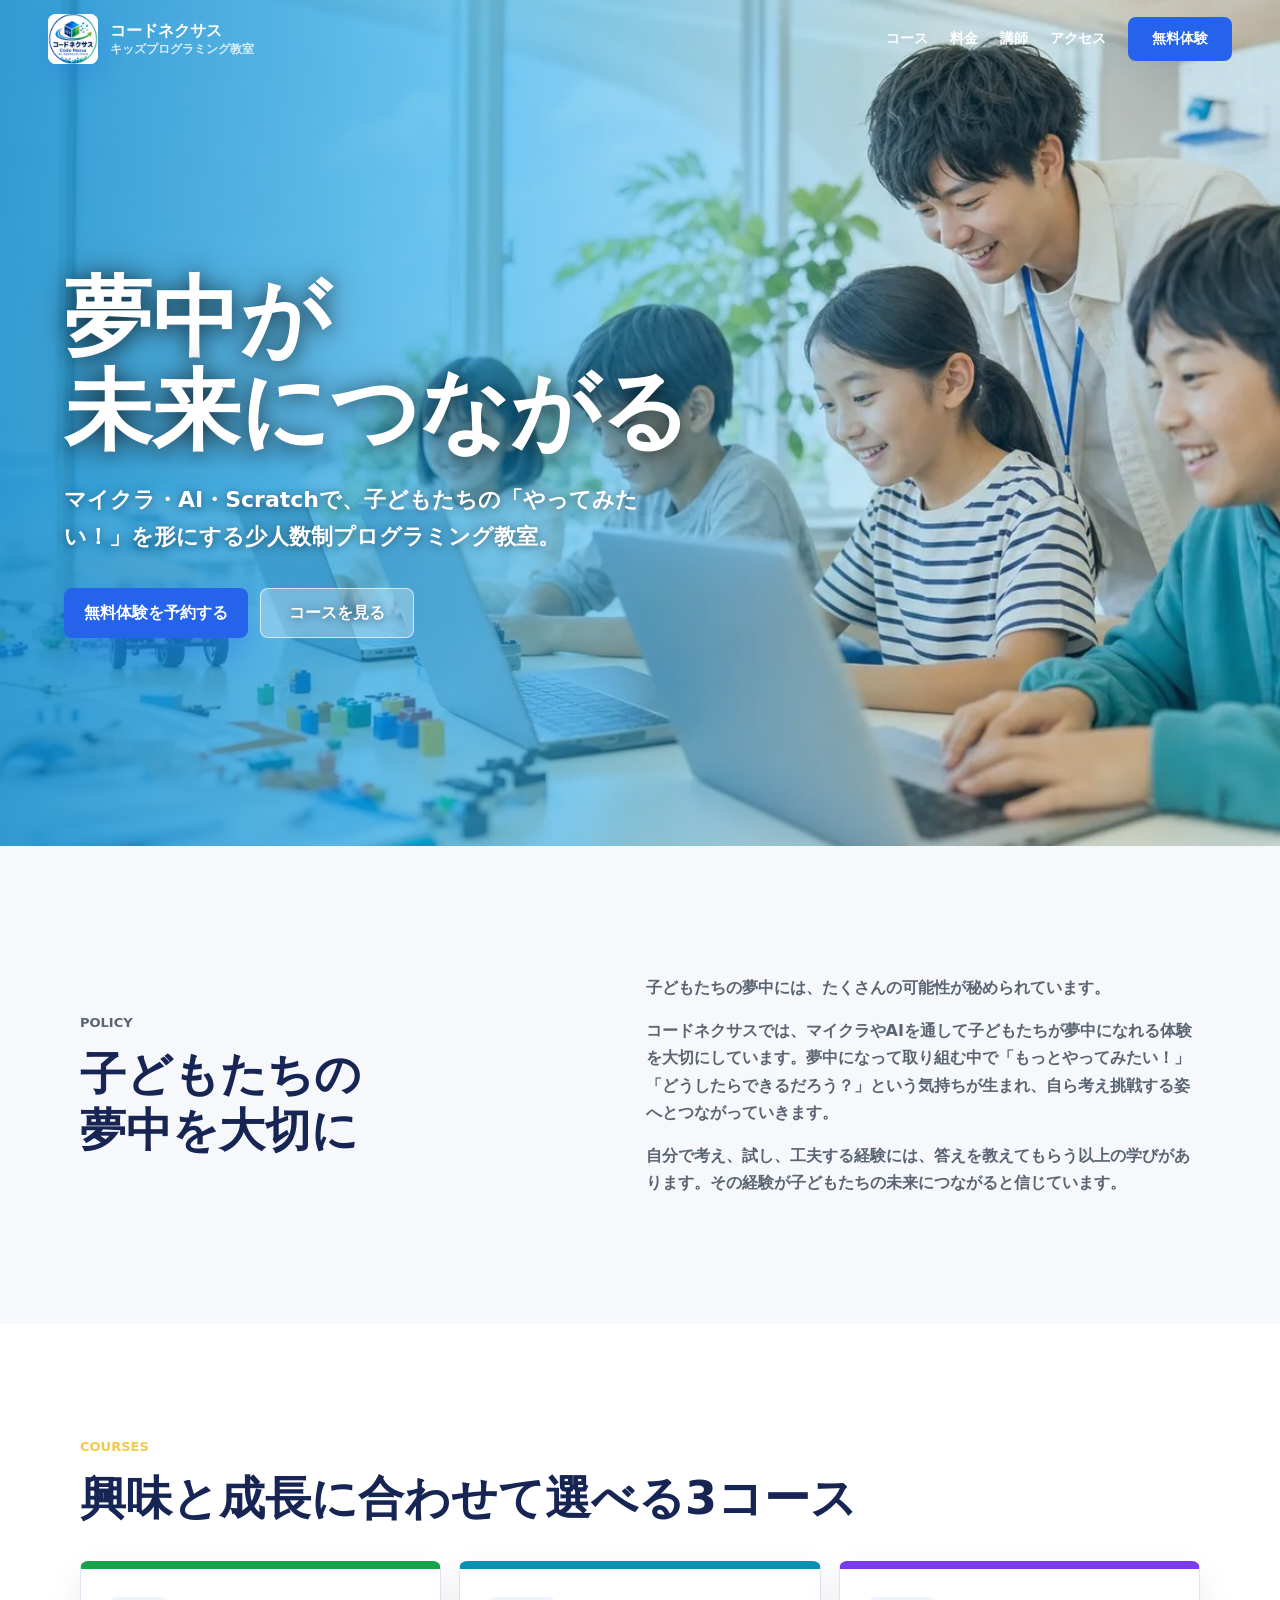
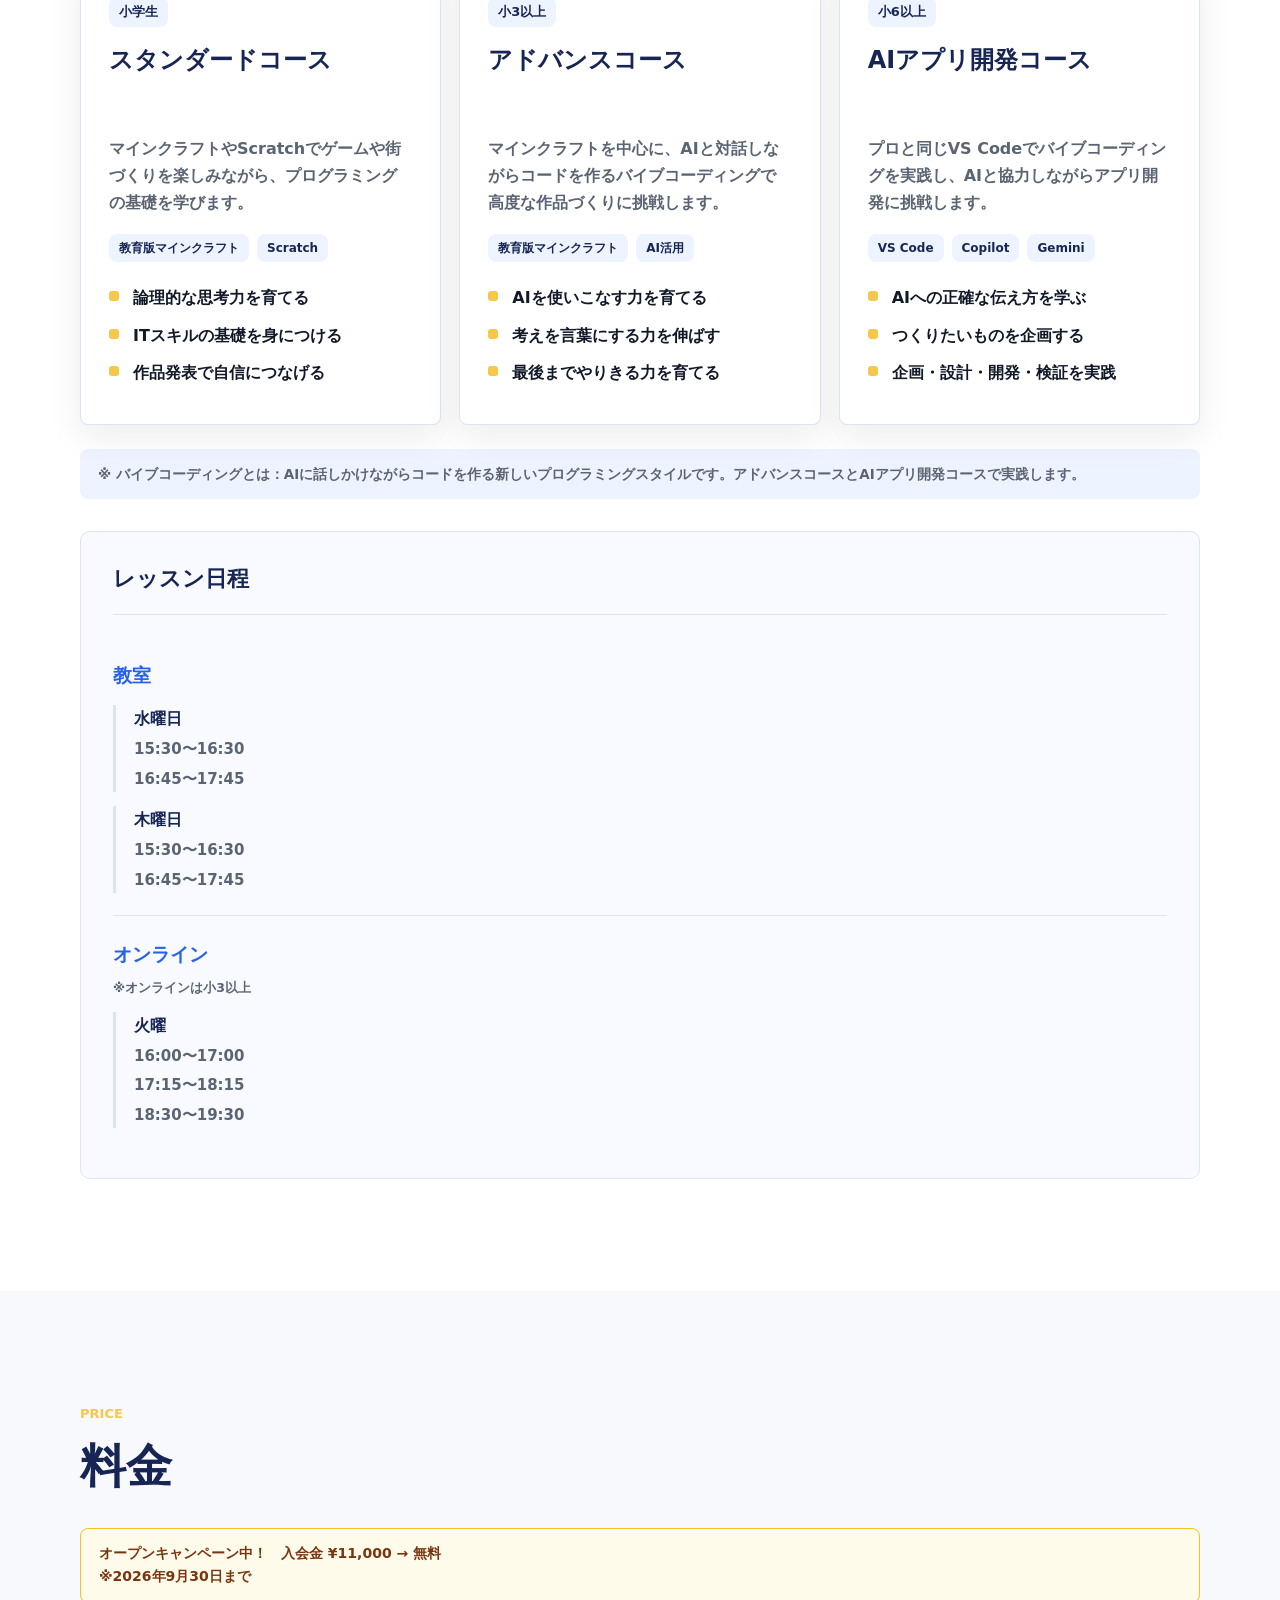
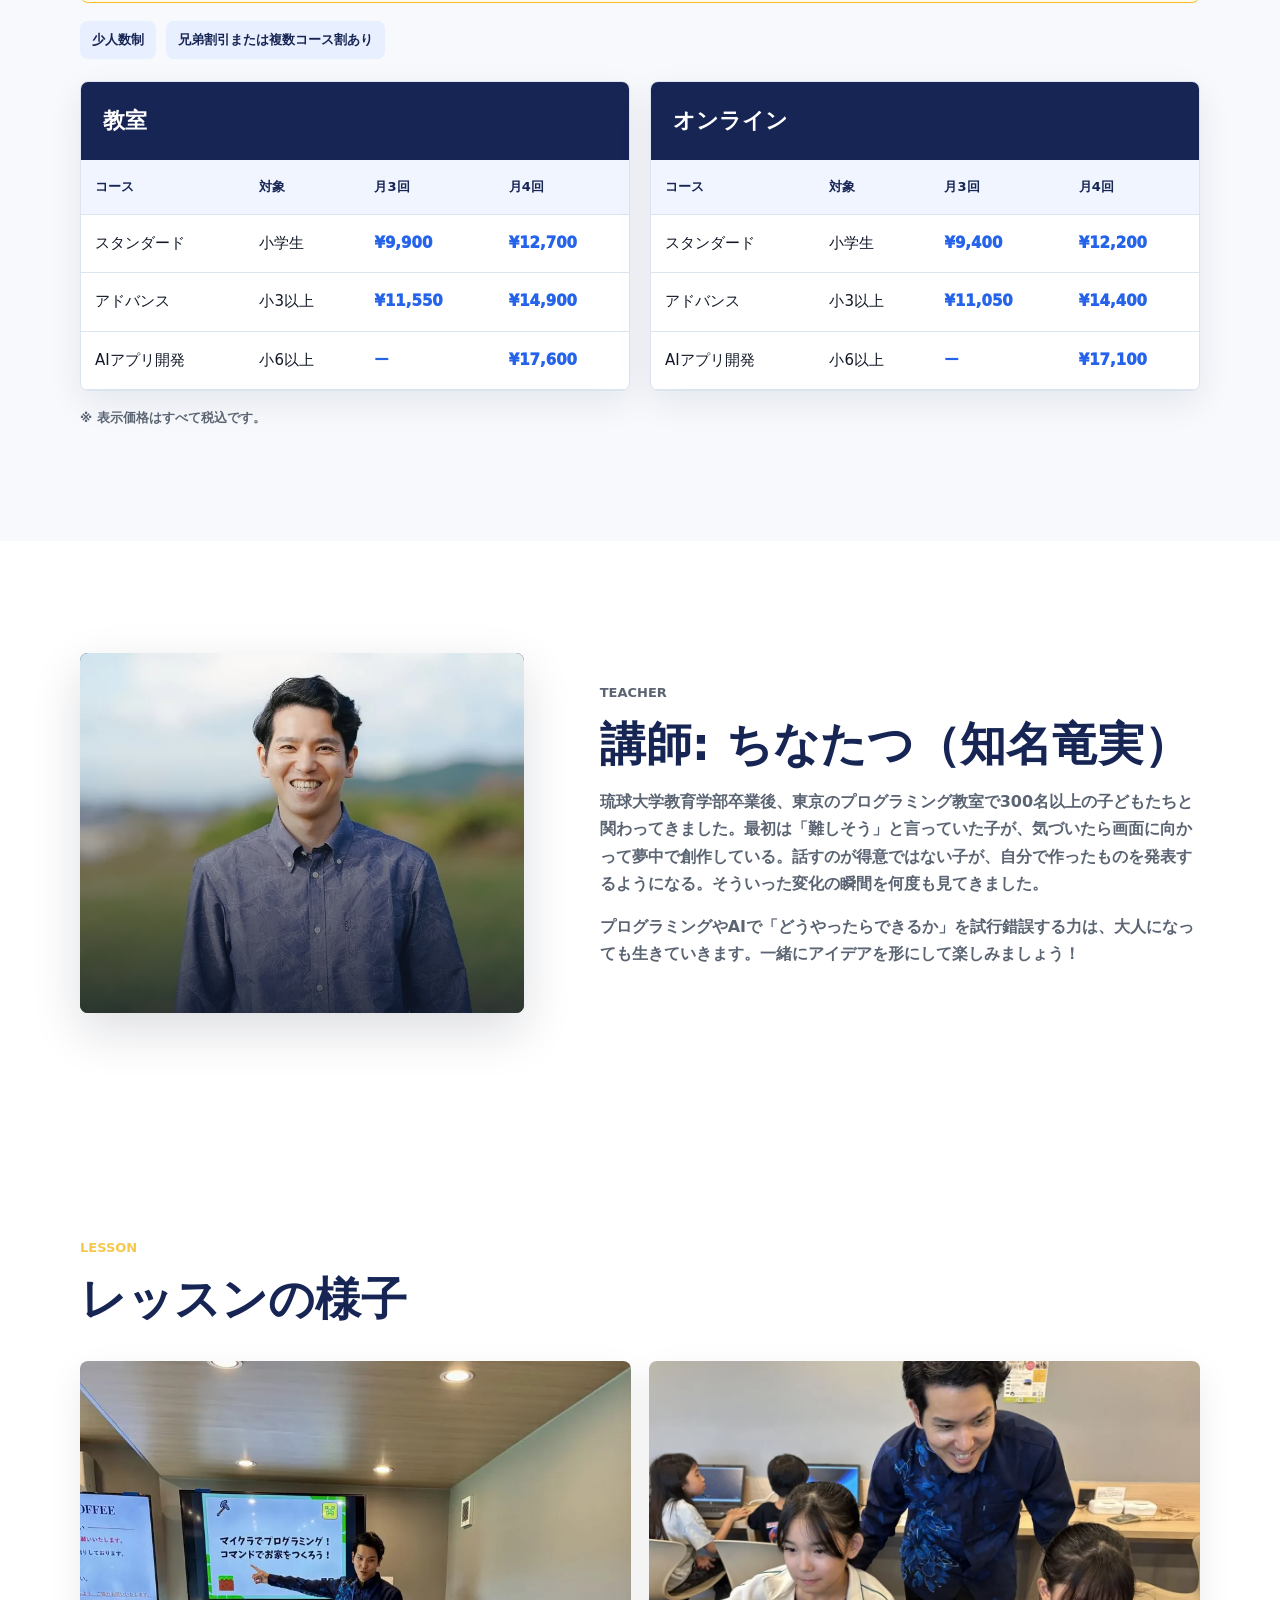
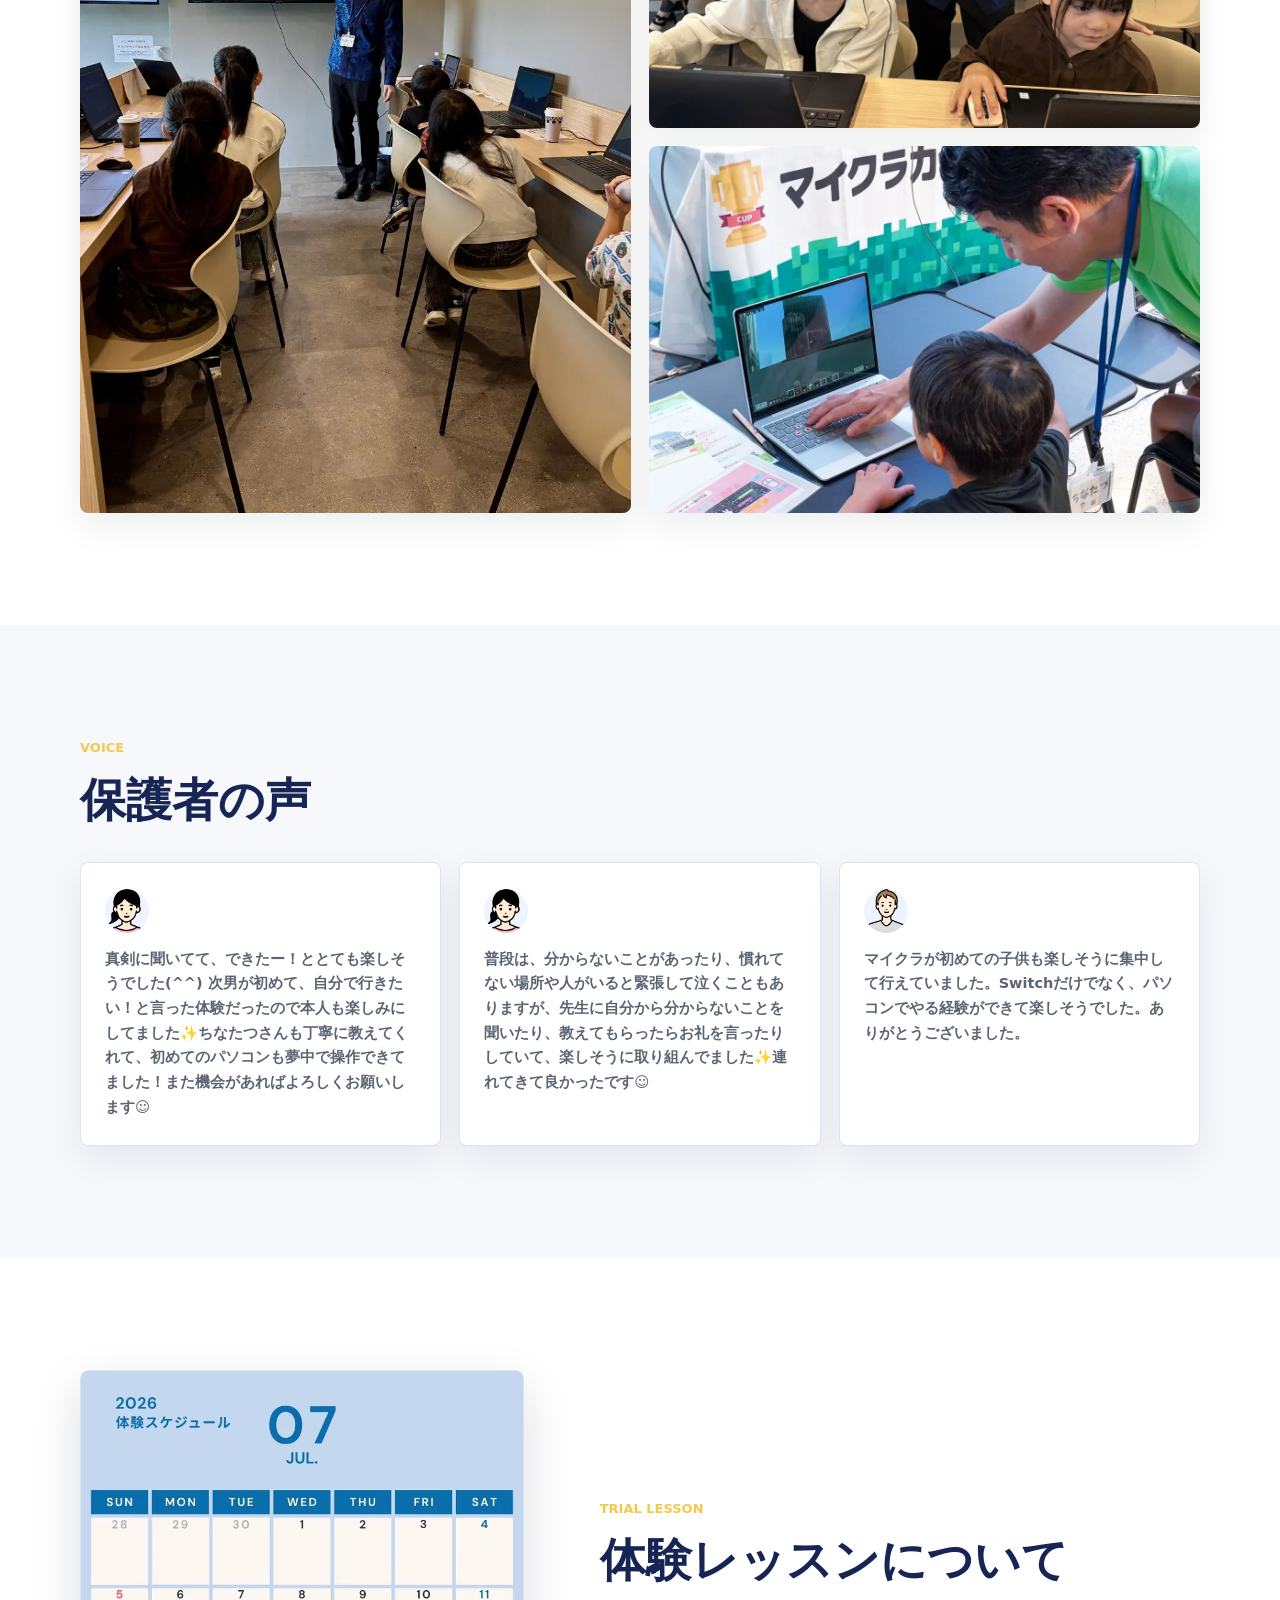
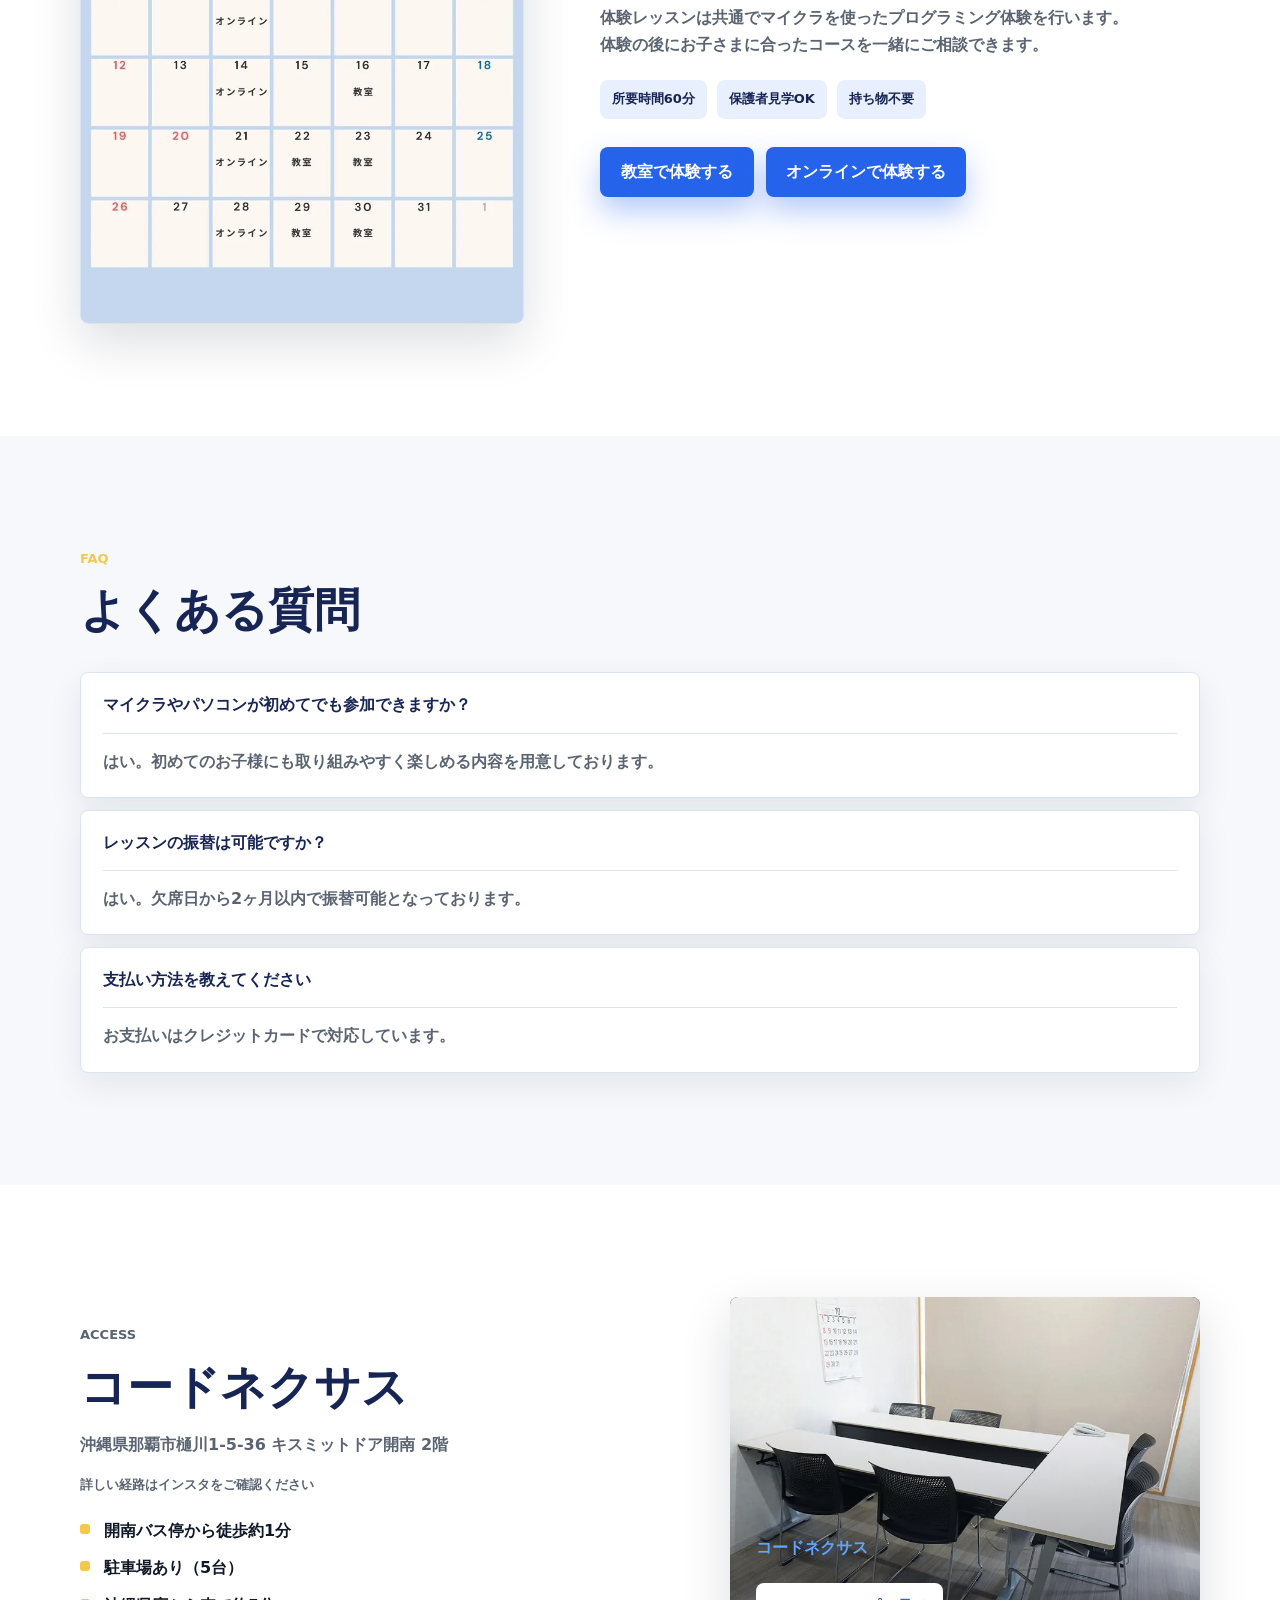
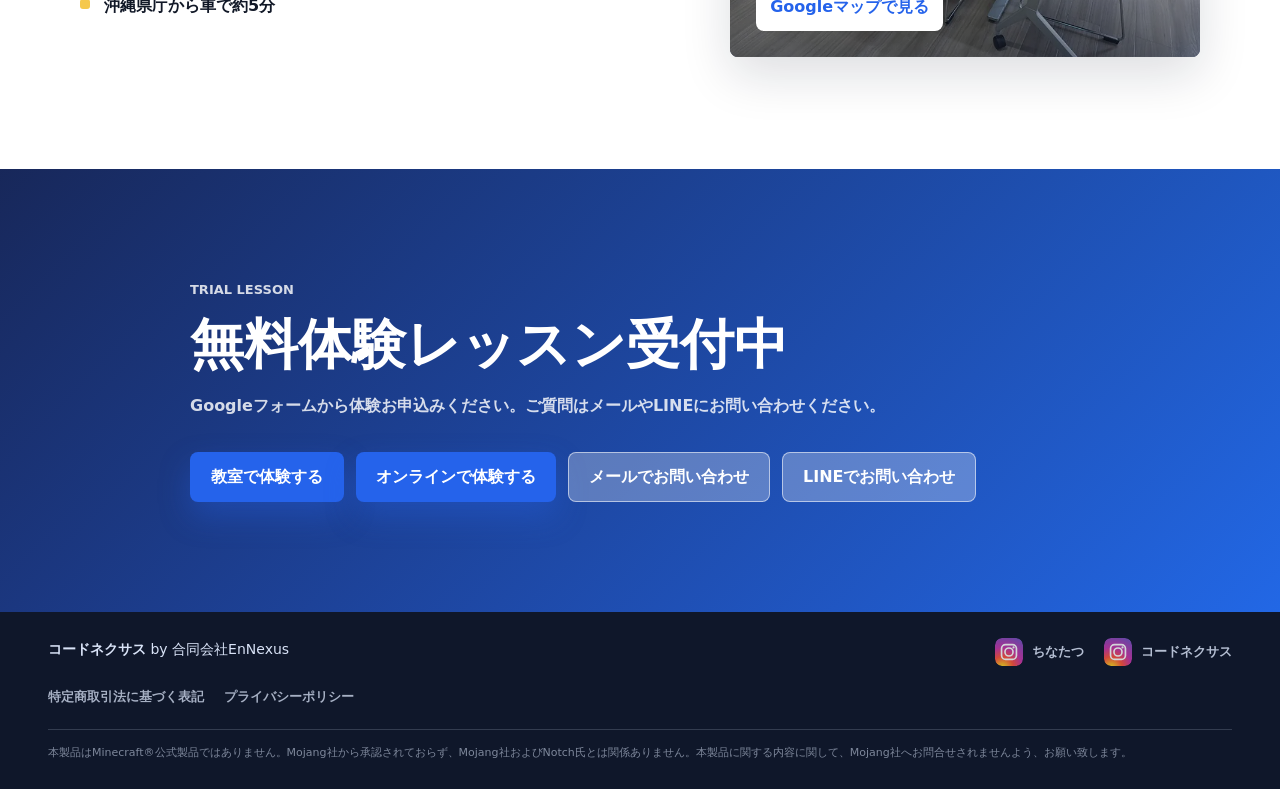
<file: index.html>
<!doctype html>
<html lang="ja">
  <head>
    <meta charset="utf-8" />
    <meta name="viewport" content="width=device-width, initial-scale=1" />
    <!-- Google tag (gtag.js) -->
    <script async src="https://www.googletagmanager.com/gtag/js?id=G-6NYSP56KPV"></script>
    <script>
      window.dataLayer = window.dataLayer || [];
      function gtag(){dataLayer.push(arguments);}
      gtag('js', new Date());
      gtag('config', 'G-6NYSP56KPV');
    </script>
    <title>コードネクサス | 沖縄・那覇のキッズプログラミング教室</title>
    <meta
      name="description"
      content="コードネクサスは沖縄県那覇市のキッズプログラミング教室です。Scratch、マイクラ、AIアプリ開発を少人数制で学べます。無料体験レッスン受付中。"
    />
    <link rel="icon" href="./assets/favicon-96.png" type="image/png" sizes="96x96" />
    <link rel="canonical" href="https://codenexus.jp/" />
    <link rel="stylesheet" href="./styles.css" />
    <script type="application/ld+json">
      {
        "@context": "https://schema.org",
        "@type": "EducationalOrganization",
        "name": "コードネクサス",
        "alternateName": "CodeNexus",
        "url": "https://codenexus.jp/",
        "logo": "https://codenexus.jp/assets/code-nexus-icon-128.png",
        "image": "https://codenexus.jp/assets/hero-classroom.webp",
        "description": "コードネクサスは沖縄県那覇市のキッズプログラミング教室です。Scratch、マイクラ、AIアプリ開発を少人数制で学べます。無料体験レッスン受付中。",
        "address": {
          "@type": "PostalAddress",
          "streetAddress": "樋川1-5-36 キスミットドア開南 2階",
          "addressLocality": "那覇市",
          "addressRegion": "沖縄県",
          "addressCountry": "JP"
        },
        "email": "info@ennexus.co.jp",
        "sameAs": [
          "https://www.instagram.com/codenexus.okinawa/",
          "https://www.instagram.com/china_tatsu/"
        ]
      }
    </script>
    <script type="application/ld+json">
      {
        "@context": "https://schema.org",
        "@type": "FAQPage",
        "mainEntity": [
          {
            "@type": "Question",
            "name": "マイクラやパソコンが初めてでも参加できますか？",
            "acceptedAnswer": {
              "@type": "Answer",
              "text": "はい。初めてのお子様にも取り組みやすく楽しめる内容を用意しております。"
            }
          },
          {
            "@type": "Question",
            "name": "レッスンの振替は可能ですか？",
            "acceptedAnswer": {
              "@type": "Answer",
              "text": "はい。欠席日から2ヶ月以内で振替可能となっております。"
            }
          },
          {
            "@type": "Question",
            "name": "支払い方法を教えてください",
            "acceptedAnswer": {
              "@type": "Answer",
              "text": "お支払いはクレジットカードで対応しています。"
            }
          }
        ]
      }
    </script>
  </head>
  <body>
    <header class="site-header" data-header>
      <a class="brand" href="#top" aria-label="コードネクサス トップへ">
        <span class="brand-mark"><img src="./assets/code-nexus-icon-128.png" alt="" /></span>
        <span>
          <span class="brand-name">コードネクサス</span>
          <span class="brand-sub">キッズプログラミング教室</span>
        </span>
      </a>
      <button class="nav-toggle" type="button" aria-label="メニューを開く" aria-expanded="false" data-nav-toggle>
        <span></span>
        <span></span>
        <span></span>
      </button>
      <nav class="site-nav" data-nav>
        <a href="#courses">コース</a>
        <a href="#pricing">料金</a>
        <a href="#teacher">講師</a>
        <a href="#access">アクセス</a>
        <a class="nav-cta" href="#trial">無料体験</a>
      </nav>
    </header>

    <main id="top">
      <section class="hero" aria-labelledby="hero-title">
        <img class="hero-image" src="./assets/hero-classroom.webp" width="1600" height="757" alt="ノートパソコンで作品づくりに取り組む子どもたちと講師" decoding="async" />
        <div class="hero-overlay"></div>
        <div class="hero-content">
          <h1 id="hero-title">夢中が<br />未来につながる</h1>
          <p class="hero-lead">
            マイクラ・AI・Scratchで、子どもたちの「やってみたい！」を形にする少人数制プログラミング教室。
          </p>
          <div class="hero-actions">
            <a class="button primary" href="#trial">無料体験を予約する</a>
            <a class="button secondary" href="#courses">コースを見る</a>
          </div>
        </div>
      </section>

      <section class="intro section">
        <div class="section-inner intro-grid">
          <div>
            <p class="section-kicker">Policy</p>
            <h2 class="intro-title"><span>子どもたちの</span><br /><span>夢中を大切に</span></h2>
          </div>
          <div>
            <p>
              子どもたちの夢中には、たくさんの可能性が秘められています。
            </p>
            <p>
              コードネクサスでは、マイクラやAIを通して子どもたちが夢中になれる体験を大切にしています。夢中になって取り組む中で「もっとやってみたい！」「どうしたらできるだろう？」という気持ちが生まれ、自ら考え挑戦する姿へとつながっていきます。
            </p>
            <p>
              自分で考え、試し、工夫する経験には、答えを教えてもらう以上の学びがあります。その経験が子どもたちの未来につながると信じています。
            </p>
          </div>
        </div>
      </section>

      <section class="section courses" id="courses" aria-labelledby="courses-title">
        <div class="section-inner">
          <div class="section-heading">
            <p class="section-kicker">Courses</p>
            <h2 id="courses-title">興味と成長に合わせて選べる3コース</h2>
          </div>
          <div class="course-grid">
            <article class="course-card course-green">
              <span class="course-badge">小学生</span>
              <h3>スタンダードコース</h3>
              <p>マインクラフトやScratchでゲームや街づくりを楽しみながら、プログラミングの基礎を学びます。</p>
              <div class="course-tools" aria-label="使用ツール">
                <span>教育版マインクラフト</span>
                <span>Scratch</span>
              </div>
              <ul>
                <li>論理的な思考力を育てる</li>
                <li>ITスキルの基礎を身につける</li>
                <li>作品発表で自信につなげる</li>
              </ul>
            </article>
            <article class="course-card course-cyan">
              <span class="course-badge">小3以上</span>
              <h3>アドバンスコース</h3>
              <p>マインクラフトを中心に、AIと対話しながらコードを作るバイブコーディングで高度な作品づくりに挑戦します。</p>
              <div class="course-tools" aria-label="使用ツール">
                <span>教育版マインクラフト</span>
                <span>AI活用</span>
              </div>
              <ul>
                <li>AIを使いこなす力を育てる</li>
                <li>考えを言葉にする力を伸ばす</li>
                <li>最後までやりきる力を育てる</li>
              </ul>
            </article>
            <article class="course-card course-purple">
              <span class="course-badge">小6以上</span>
              <h3>AIアプリ開発コース</h3>
              <p>プロと同じVS Codeでバイブコーディングを実践し、AIと協力しながらアプリ開発に挑戦します。</p>
              <div class="course-tools" aria-label="使用ツール">
                <span>VS Code</span>
                <span>Copilot</span>
                <span>Gemini</span>
              </div>
              <ul>
                <li>AIへの正確な伝え方を学ぶ</li>
                <li>つくりたいものを企画する</li>
                <li>企画・設計・開発・検証を実践</li>
              </ul>
            </article>
          </div>
          <p class="vibe-note">※ バイブコーディングとは：AIに話しかけながらコードを作る新しいプログラミングスタイルです。アドバンスコースとAIアプリ開発コースで実践します。</p>
          <div class="schedule-block">
            <h3 class="schedule-title">レッスン日程</h3>
            <div class="schedule-body">
              <div class="schedule-category">
                <p class="schedule-cat-label">教室</p>
                <div class="schedule-day">
                  <p class="schedule-day-name">水曜日</p>
                  <p class="schedule-time">15:30〜16:30</p>
                  <p class="schedule-time">16:45〜17:45</p>
                </div>
                <div class="schedule-day">
                  <p class="schedule-day-name">木曜日</p>
                  <p class="schedule-time">15:30〜16:30</p>
                  <p class="schedule-time">16:45〜17:45</p>
                </div>
              </div>
              <div class="schedule-category">
                <p class="schedule-cat-label">オンライン</p>
                <p class="schedule-note">※オンラインは小3以上</p>
                <div class="schedule-day">
                  <p class="schedule-day-name">火曜</p>
                  <p class="schedule-time">16:00〜17:00</p>
                  <p class="schedule-time">17:15〜18:15</p>
                  <p class="schedule-time">18:30〜19:30</p>
                </div>
              </div>
            </div>
          </div>
        </div>
      </section>

      <section class="section pricing" id="pricing" aria-labelledby="pricing-title">
        <div class="section-inner">
          <div class="section-heading">
            <p class="section-kicker">Price</p>
            <h2 id="pricing-title">料金</h2>
          </div>
          <p class="campaign-note">オープンキャンペーン中！　入会金 ¥11,000 → <strong>無料</strong><br>※2026年9月30日まで</p>
          <div class="price-notes">
            <span>少人数制</span>
            <span>兄弟割引または複数コース割あり</span>
          </div>
          <div class="pricing-tables">
            <article class="price-panel">
              <h3>教室</h3>
              <div class="table-wrap">
                <table>
                  <thead>
                    <tr>
                      <th>コース</th>
                      <th>対象</th>
                      <th>月3回</th>
                      <th>月4回</th>
                    </tr>
                  </thead>
                  <tbody>
                    <tr>
                      <td>スタンダード</td>
                      <td>小学生</td>
                      <td>¥9,900</td>
                      <td>¥12,700</td>
                    </tr>
                    <tr>
                      <td>アドバンス</td>
                      <td>小3以上</td>
                      <td>¥11,550</td>
                      <td>¥14,900</td>
                    </tr>
                    <tr>
                      <td>AIアプリ開発</td>
                      <td>小6以上</td>
                      <td>ー</td>
                      <td>¥17,600</td>
                    </tr>
                  </tbody>
                </table>
              </div>
            </article>
            <article class="price-panel">
              <h3>オンライン</h3>
              <div class="table-wrap">
                <table>
                  <thead>
                    <tr>
                      <th>コース</th>
                      <th>対象</th>
                      <th>月3回</th>
                      <th>月4回</th>
                    </tr>
                  </thead>
                  <tbody>
                    <tr>
                      <td>スタンダード</td>
                      <td>小学生</td>
                      <td>¥9,400</td>
                      <td>¥12,200</td>
                    </tr>
                    <tr>
                      <td>アドバンス</td>
                      <td>小3以上</td>
                      <td>¥11,050</td>
                      <td>¥14,400</td>
                    </tr>
                    <tr>
                      <td>AIアプリ開発</td>
                      <td>小6以上</td>
                      <td>ー</td>
                      <td>¥17,100</td>
                    </tr>
                  </tbody>
                </table>
              </div>
            </article>
          </div>
          <p class="tax-note">※ 表示価格はすべて税込です。</p>
        </div>
      </section>

      <section class="section teacher" id="teacher" aria-labelledby="teacher-title">
        <div class="section-inner teacher-grid">
          <div class="teacher-visual">
            <img class="teacher-photo" src="./assets/teacher-profile.webp" width="800" height="767" alt="講師 ちなたつ（知名竜実）のプロフィール写真" loading="lazy" decoding="async" />
          </div>
          <div>
            <p class="section-kicker">Teacher</p>
            <h2 id="teacher-title">講師: ちなたつ（知名竜実）</h2>
            <p>
              琉球大学教育学部卒業後、東京のプログラミング教室で300名以上の子どもたちと関わってきました。最初は「難しそう」と言っていた子が、気づいたら画面に向かって夢中で創作している。話すのが得意ではない子が、自分で作ったものを発表するようになる。そういった変化の瞬間を何度も見てきました。
            </p>
            <p>
              プログラミングやAIで「どうやったらできるか」を試行錯誤する力は、大人になっても生きていきます。一緒にアイデアを形にして楽しみましょう！
            </p>
          </div>
        </div>
      </section>

      <section class="section gallery" id="gallery" aria-labelledby="gallery-title">
        <div class="section-inner">
          <div class="section-heading">
            <p class="section-kicker">Lesson</p>
            <h2 id="gallery-title">レッスンの様子</h2>
          </div>
          <div class="gallery-grid">
            <img class="gallery-photo gallery-tall" src="./assets/lesson-01.webp" width="900" height="1200" alt="画面を使ってマイクラプログラミングの内容を説明する講師と、話を聞く子どもたち" loading="lazy" decoding="async" />
            <img class="gallery-photo" src="./assets/lesson-02.webp" width="1200" height="900" alt="講師に見守られながらパソコンで作品づくりに取り組む子どもたち" loading="lazy" decoding="async" />
            <img class="gallery-photo" src="./assets/lesson-03.webp" width="1200" height="800" alt="マイクラの画面を見ながら講師と一緒に操作を確認する子ども" loading="lazy" decoding="async" />
          </div>
        </div>
      </section>

      <section class="section voices" id="voices" aria-labelledby="voices-title">
        <div class="section-inner">
          <div class="section-heading">
            <p class="section-kicker">Voice</p>
            <h2 id="voices-title">保護者の声</h2>
          </div>
          <div class="voice-grid">
            <article class="voice-card">
              <img class="voice-icon" src="./assets/woman_01_color.png" alt="" loading="lazy" decoding="async" />
              <p>真剣に聞いてて、できたー！ととても楽しそうでした(^^) 次男が初めて、自分で行きたい！と言った体験だったので本人も楽しみにしてました✨ちなたつさんも丁寧に教えてくれて、初めてのパソコンも夢中で操作できてました！また機会があればよろしくお願いします☺️</p>
            </article>
            <article class="voice-card">
              <img class="voice-icon" src="./assets/woman_01_color.png" alt="" loading="lazy" decoding="async" />
              <p>普段は、分からないことがあったり、慣れてない場所や人がいると緊張して泣くこともありますが、先生に自分から分からないことを聞いたり、教えてもらったらお礼を言ったりしていて、楽しそうに取り組んでました✨連れてきて良かったです☺️</p>
            </article>
            <article class="voice-card">
              <img class="voice-icon" src="./assets/man_02_color.png" alt="" loading="lazy" decoding="async" />
              <p>マイクラが初めての子供も楽しそうに集中して行えていました。Switchだけでなく、パソコンでやる経験ができて楽しそうでした。ありがとうございました。</p>
            </article>
          </div>
        </div>
      </section>

      <section class="section trial" id="trial" aria-labelledby="trial-title">
        <div class="section-inner">
          <div class="trial-layout">
            <img class="trial-calendar" src="./assets/trial-calendar-2026-07.webp" width="840" height="1050" alt="2026年7月の体験スケジュールカレンダー。オンラインは火曜日、教室は水曜日と木曜日に開催" loading="lazy" decoding="async" />
            <div class="trial-info">
              <p class="section-kicker">Trial Lesson</p>
              <h2 id="trial-title">体験レッスンについて</h2>
              <p class="trial-lead">
                体験レッスンは共通でマイクラを使ったプログラミング体験を行います。<br />
                体験の後にお子さまに合ったコースを一緒にご相談できます。
              </p>
              <div class="trial-meta">
                <span>所要時間60分</span>
                <span>保護者見学OK</span>
                <span>持ち物不要</span>
              </div>
              <div class="trial-cta">
                <a class="button primary" href="https://forms.gle/txECyhPidZpDASPv8" target="_blank" rel="noreferrer">教室で体験する</a>
                <a class="button primary" href="https://forms.gle/PtLPhcia77xdy3EHA" target="_blank" rel="noreferrer">オンラインで体験する</a>
              </div>
            </div>
          </div>
        </div>
      </section>

      <section class="section faq" aria-labelledby="faq-title">
        <div class="section-inner">
          <div class="section-heading">
            <p class="section-kicker">FAQ</p>
            <h2 id="faq-title">よくある質問</h2>
          </div>
          <div class="faq-list">
            <div class="faq-item">
              <p class="faq-q">マイクラやパソコンが初めてでも参加できますか？</p>
              <p class="faq-a">はい。初めてのお子様にも取り組みやすく楽しめる内容を用意しております。</p>
            </div>
            <div class="faq-item">
              <p class="faq-q">レッスンの振替は可能ですか？</p>
              <p class="faq-a">はい。欠席日から2ヶ月以内で振替可能となっております。</p>
            </div>
            <div class="faq-item">
              <p class="faq-q">支払い方法を教えてください</p>
              <p class="faq-a">お支払いはクレジットカードで対応しています。</p>
            </div>
          </div>
        </div>
      </section>

      <section class="section access" id="access" aria-labelledby="access-title">
        <div class="section-inner access-grid">
          <div>
            <p class="section-kicker">Access</p>
            <h2 id="access-title">コードネクサス</h2>
            <p>沖縄県那覇市樋川1-5-36 キスミットドア開南 2階</p>
            <p class="access-note">詳しい経路はインスタをご確認ください</p>
            <ul class="access-list">
              <li>開南バス停から徒歩約1分</li>
              <li>駐車場あり（5台）</li>
              <li>沖縄県庁から車で約5分</li>
            </ul>
          </div>
          <div class="map-card">
            <img src="./assets/sharedoffice02.webp" width="900" height="600" alt="キスミットドア開南の教室スペース" loading="lazy" decoding="async" />
            <div class="map-card-info" aria-label="アクセス情報">
              <span>コードネクサス</span>
              <a href="https://maps.app.goo.gl/qcj1rkjWFztrfqf37" target="_blank" rel="noreferrer">Googleマップで見る</a>
            </div>
          </div>
        </div>
      </section>

      <section class="contact" id="contact" aria-labelledby="contact-title">
        <div class="contact-inner">
          <p class="section-kicker">Trial Lesson</p>
          <h2 id="contact-title">無料体験レッスン受付中</h2>
          <p>Googleフォームから体験お申込みください。ご質問はメールやLINEにお問い合わせください。</p>
          <div class="contact-actions">
            <a class="button primary" href="https://forms.gle/txECyhPidZpDASPv8" target="_blank" rel="noreferrer">教室で体験する</a>
            <a class="button primary" href="https://forms.gle/PtLPhcia77xdy3EHA" target="_blank" rel="noreferrer">オンラインで体験する</a>
            <a class="button secondary light" href="mailto:info@ennexus.co.jp">メールでお問い合わせ</a>
            <a class="button secondary light" href="https://lin.ee/vPGj6bi" target="_blank" rel="noreferrer">LINEでお問い合わせ</a>
          </div>
        </div>
      </section>
    </main>

    <footer class="site-footer">
      <p><strong>コードネクサス</strong> by 合同会社EnNexus</p>
      <div class="footer-social">
        <a class="footer-social-link" href="https://www.instagram.com/china_tatsu/" target="_blank" rel="noreferrer" aria-label="ちなたつ Instagram（個人）">
          <img src="./assets/instagram-icon.svg" alt="" class="social-icon" />
          <span>ちなたつ</span>
        </a>
        <a class="footer-social-link" href="https://www.instagram.com/codenexus.okinawa/" target="_blank" rel="noreferrer" aria-label="コードネクサス Instagram（教室）">
          <img src="./assets/instagram-icon.svg" alt="" class="social-icon" />
          <span>コードネクサス</span>
        </a>
      </div>
      <div class="footer-links">
        <a href="./tokushoho.html">特定商取引法に基づく表記</a>
        <a href="./privacy.html">プライバシーポリシー</a>
      </div>
      <p class="footer-legal">
        本製品はMinecraft®公式製品ではありません。Mojang社から承認されておらず、Mojang社およびNotch氏とは関係ありません。本製品に関する内容に関して、Mojang社へお問合せされませんよう、お願い致します。
      </p>
    </footer>

    <script src="./script.js"></script>
  </body>
</html>
</file>
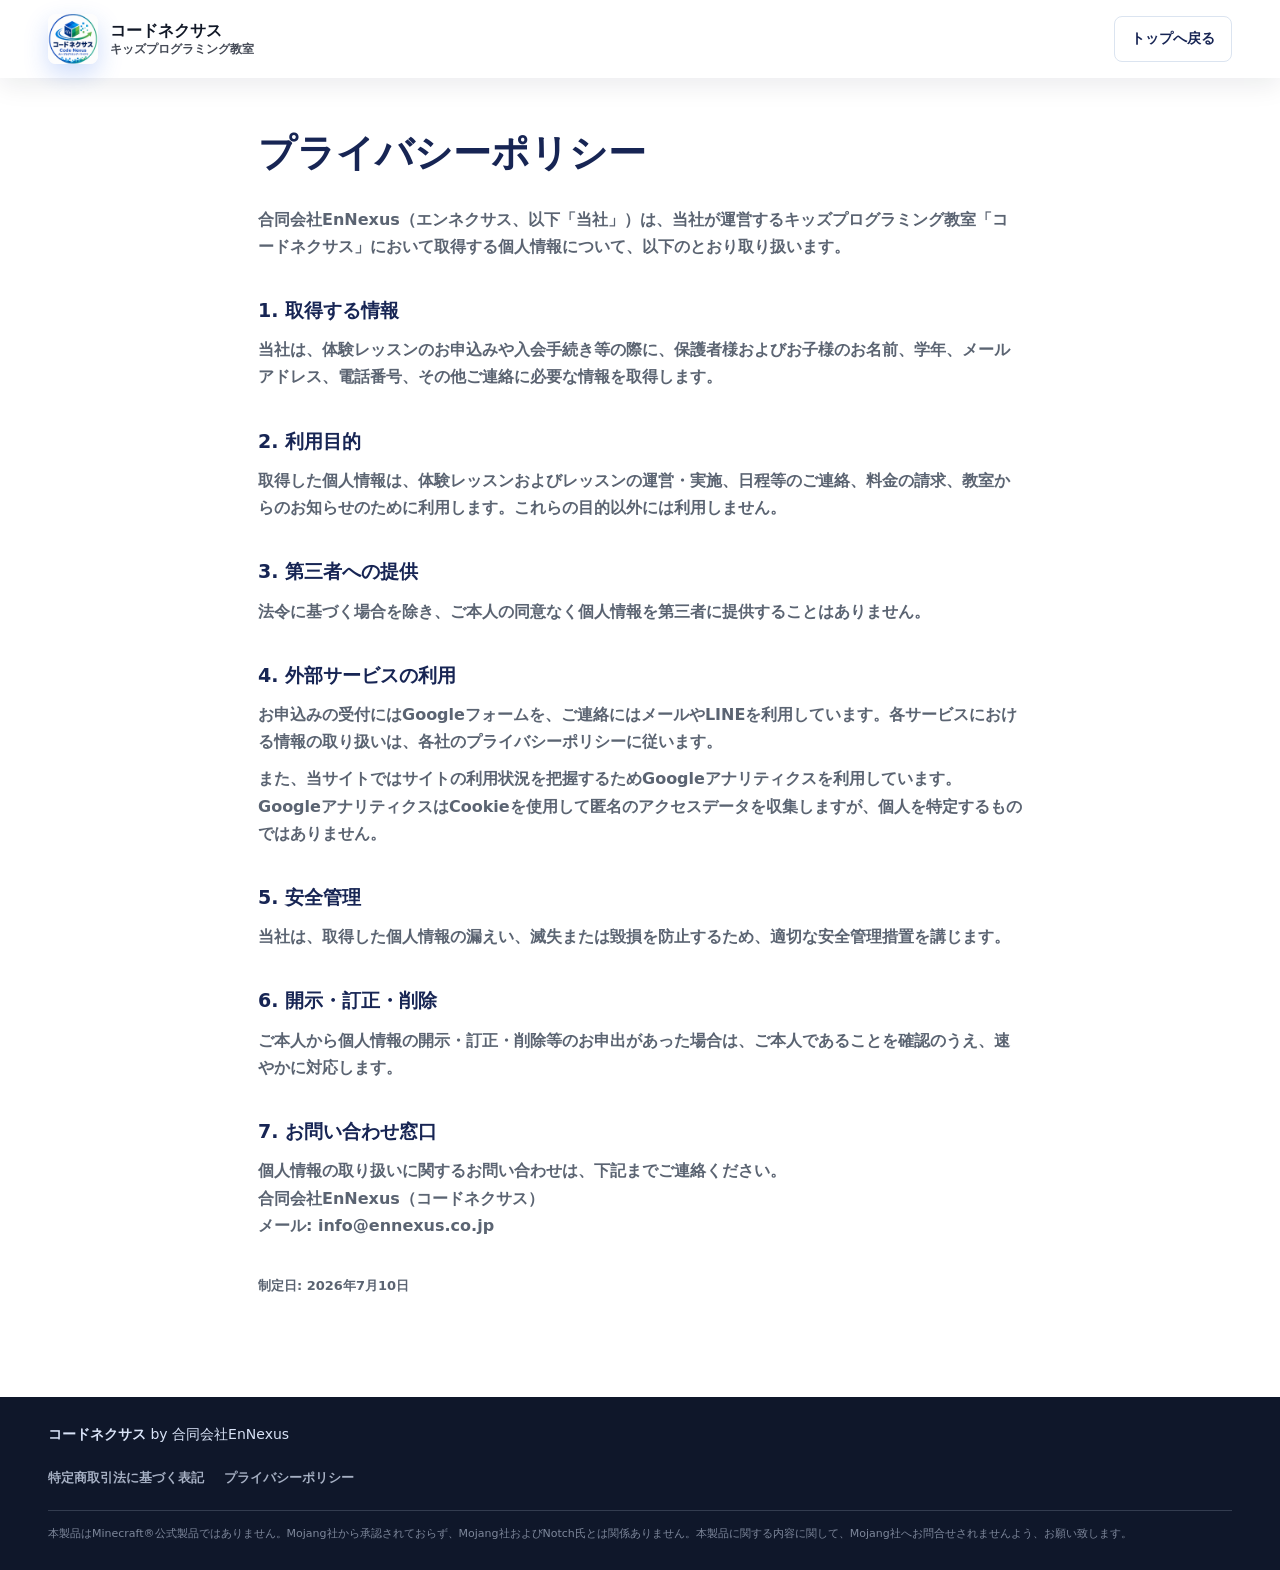
<file: privacy.html>
<!doctype html>
<html lang="ja">
  <head>
    <meta charset="utf-8" />
    <meta name="viewport" content="width=device-width, initial-scale=1" />
    <!-- Google tag (gtag.js) -->
    <script async src="https://www.googletagmanager.com/gtag/js?id=G-6NYSP56KPV"></script>
    <script>
      window.dataLayer = window.dataLayer || [];
      function gtag(){dataLayer.push(arguments);}
      gtag('js', new Date());
      gtag('config', 'G-6NYSP56KPV');
    </script>
    <title>プライバシーポリシー | コードネクサス</title>
    <meta name="description" content="コードネクサス（合同会社エンネクサス）のプライバシーポリシーです。" />
    <meta name="robots" content="noindex" />
    <link rel="icon" href="./assets/favicon-96.png" type="image/png" sizes="96x96" />
    <link rel="canonical" href="https://codenexus.jp/privacy.html" />
    <link rel="stylesheet" href="./styles.css" />
  </head>
  <body class="subpage">
    <header class="site-header solid">
      <a class="brand" href="./index.html" aria-label="コードネクサス トップへ">
        <span class="brand-mark"><img src="./assets/code-nexus-icon-128.png" alt="" /></span>
        <span>
          <span class="brand-name">コードネクサス</span>
          <span class="brand-sub">キッズプログラミング教室</span>
        </span>
      </a>
      <a class="header-back" href="./index.html">トップへ戻る</a>
    </header>

    <main class="legal-main">
      <h1>プライバシーポリシー</h1>
      <p>
        合同会社EnNexus（エンネクサス、以下「当社」）は、当社が運営するキッズプログラミング教室「コードネクサス」において取得する個人情報について、以下のとおり取り扱います。
      </p>

      <h2>1. 取得する情報</h2>
      <p>
        当社は、体験レッスンのお申込みや入会手続き等の際に、保護者様およびお子様のお名前、学年、メールアドレス、電話番号、その他ご連絡に必要な情報を取得します。
      </p>

      <h2>2. 利用目的</h2>
      <p>
        取得した個人情報は、体験レッスンおよびレッスンの運営・実施、日程等のご連絡、料金の請求、教室からのお知らせのために利用します。これらの目的以外には利用しません。
      </p>

      <h2>3. 第三者への提供</h2>
      <p>
        法令に基づく場合を除き、ご本人の同意なく個人情報を第三者に提供することはありません。
      </p>

      <h2>4. 外部サービスの利用</h2>
      <p>
        お申込みの受付にはGoogleフォームを、ご連絡にはメールやLINEを利用しています。各サービスにおける情報の取り扱いは、各社のプライバシーポリシーに従います。
      </p>
      <p>
        また、当サイトではサイトの利用状況を把握するためGoogleアナリティクスを利用しています。GoogleアナリティクスはCookieを使用して匿名のアクセスデータを収集しますが、個人を特定するものではありません。
      </p>

      <h2>5. 安全管理</h2>
      <p>
        当社は、取得した個人情報の漏えい、滅失または毀損を防止するため、適切な安全管理措置を講じます。
      </p>

      <h2>6. 開示・訂正・削除</h2>
      <p>
        ご本人から個人情報の開示・訂正・削除等のお申出があった場合は、ご本人であることを確認のうえ、速やかに対応します。
      </p>

      <h2>7. お問い合わせ窓口</h2>
      <p>
        個人情報の取り扱いに関するお問い合わせは、下記までご連絡ください。<br />
        合同会社EnNexus（コードネクサス）<br />
        メール: info@ennexus.co.jp
      </p>

      <p class="legal-date">制定日: 2026年7月10日</p>
    </main>

    <footer class="site-footer">
      <p><strong>コードネクサス</strong> by 合同会社EnNexus</p>
      <div class="footer-links">
        <a href="./tokushoho.html">特定商取引法に基づく表記</a>
        <a href="./privacy.html">プライバシーポリシー</a>
      </div>
      <p class="footer-legal">
        本製品はMinecraft®公式製品ではありません。Mojang社から承認されておらず、Mojang社およびNotch氏とは関係ありません。本製品に関する内容に関して、Mojang社へお問合せされませんよう、お願い致します。
      </p>
    </footer>
  </body>
</html>
</file>
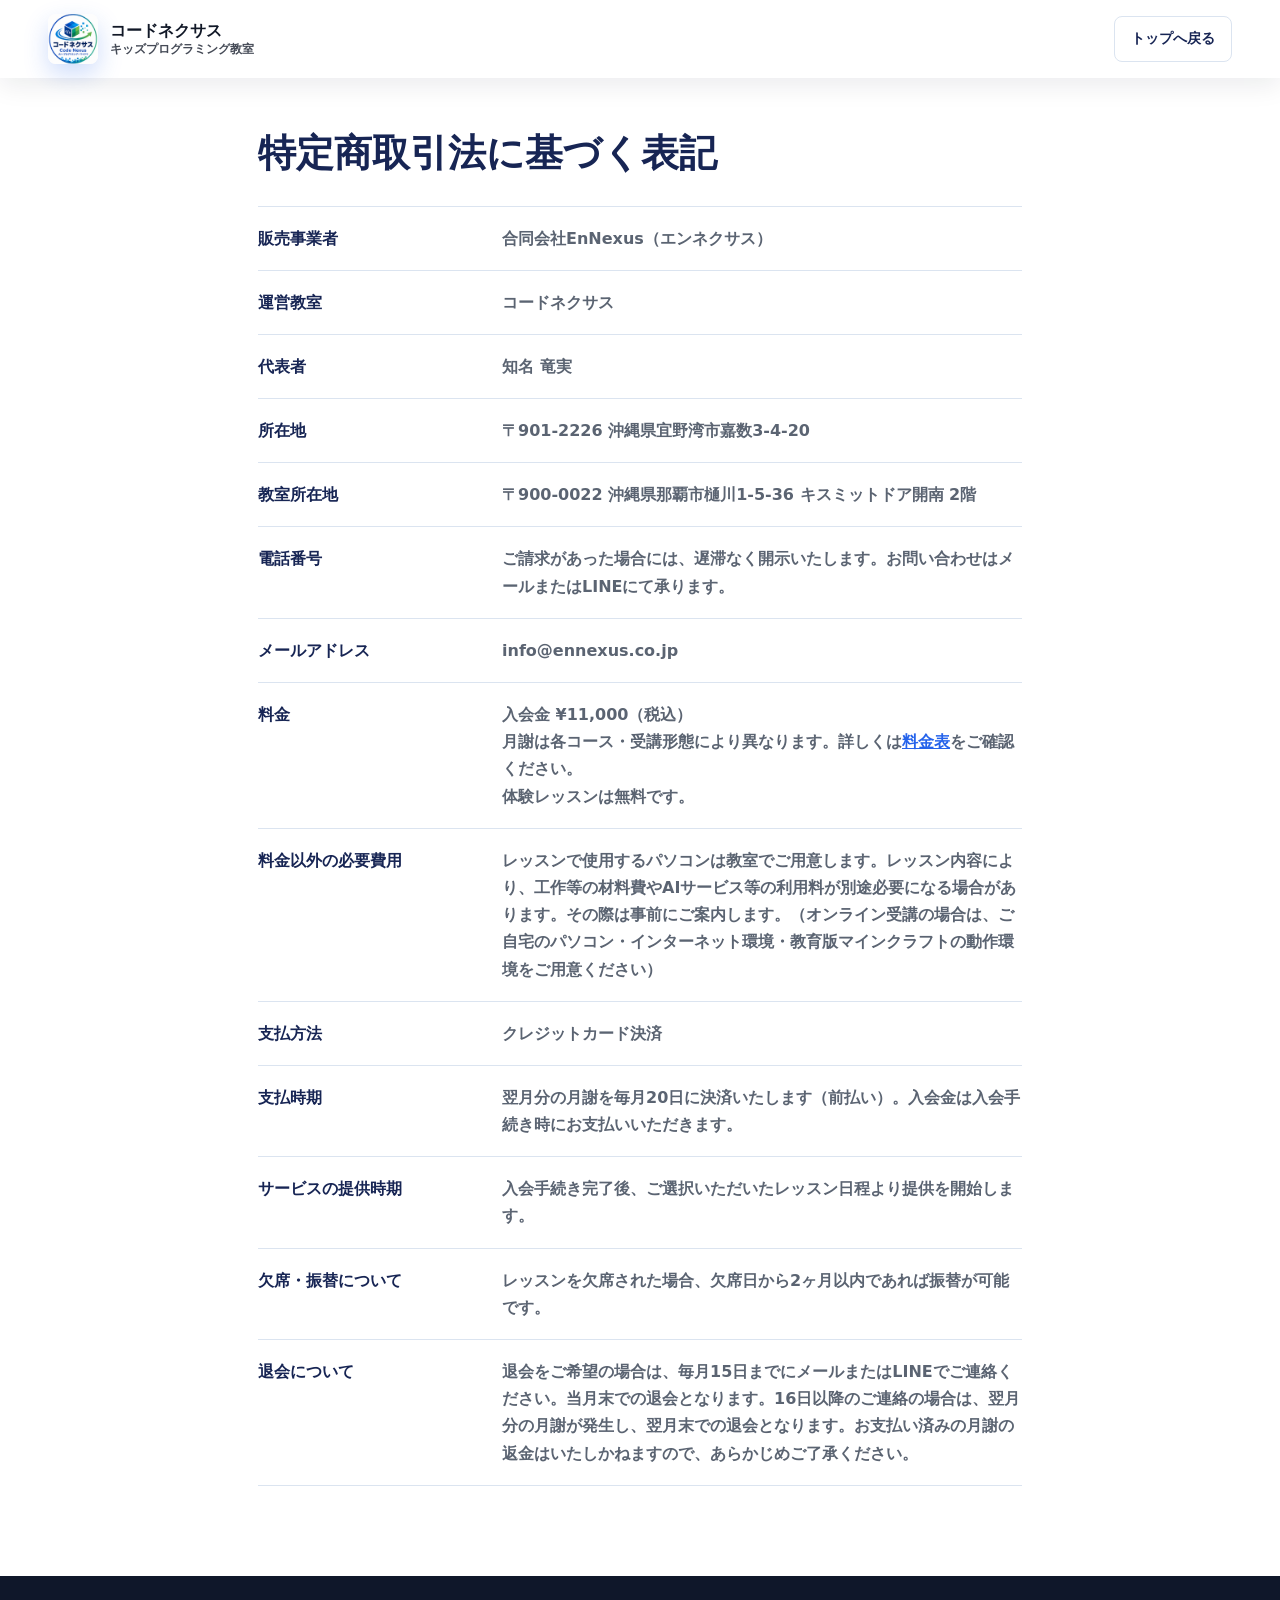
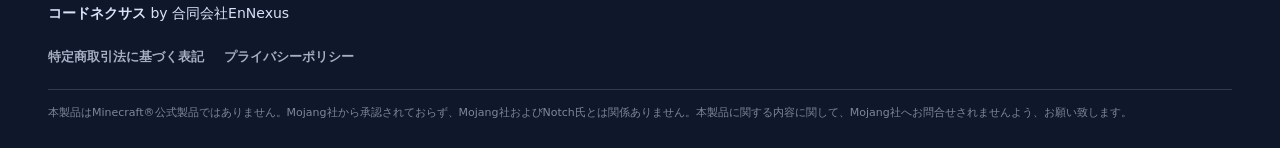
<file: tokushoho.html>
<!doctype html>
<html lang="ja">
  <head>
    <meta charset="utf-8" />
    <meta name="viewport" content="width=device-width, initial-scale=1" />
    <!-- Google tag (gtag.js) -->
    <script async src="https://www.googletagmanager.com/gtag/js?id=G-6NYSP56KPV"></script>
    <script>
      window.dataLayer = window.dataLayer || [];
      function gtag(){dataLayer.push(arguments);}
      gtag('js', new Date());
      gtag('config', 'G-6NYSP56KPV');
    </script>
    <title>特定商取引法に基づく表記 | コードネクサス</title>
    <meta name="description" content="コードネクサス（合同会社エンネクサス）の特定商取引法に基づく表記です。" />
    <meta name="robots" content="noindex" />
    <link rel="icon" href="./assets/favicon-96.png" type="image/png" sizes="96x96" />
    <link rel="canonical" href="https://codenexus.jp/tokushoho.html" />
    <link rel="stylesheet" href="./styles.css" />
  </head>
  <body class="subpage">
    <header class="site-header solid">
      <a class="brand" href="./index.html" aria-label="コードネクサス トップへ">
        <span class="brand-mark"><img src="./assets/code-nexus-icon-128.png" alt="" /></span>
        <span>
          <span class="brand-name">コードネクサス</span>
          <span class="brand-sub">キッズプログラミング教室</span>
        </span>
      </a>
      <a class="header-back" href="./index.html">トップへ戻る</a>
    </header>

    <main class="legal-main">
      <h1>特定商取引法に基づく表記</h1>
      <dl class="legal-list">
        <div class="legal-row">
          <dt>販売事業者</dt>
          <dd>合同会社EnNexus（エンネクサス）</dd>
        </div>
        <div class="legal-row">
          <dt>運営教室</dt>
          <dd>コードネクサス</dd>
        </div>
        <div class="legal-row">
          <dt>代表者</dt>
          <dd>知名 竜実</dd>
        </div>
        <div class="legal-row">
          <dt>所在地</dt>
          <dd>〒901-2226 沖縄県宜野湾市嘉数3-4-20</dd>
        </div>
        <div class="legal-row">
          <dt>教室所在地</dt>
          <dd>〒900-0022 沖縄県那覇市樋川1-5-36 キスミットドア開南 2階</dd>
        </div>
        <div class="legal-row">
          <dt>電話番号</dt>
          <dd>ご請求があった場合には、遅滞なく開示いたします。お問い合わせはメールまたはLINEにて承ります。</dd>
        </div>
        <div class="legal-row">
          <dt>メールアドレス</dt>
          <dd>info@ennexus.co.jp</dd>
        </div>
        <div class="legal-row">
          <dt>料金</dt>
          <dd>
            入会金 ¥11,000（税込）<br />
            月謝は各コース・受講形態により異なります。詳しくは<a href="./index.html#pricing">料金表</a>をご確認ください。<br />
            体験レッスンは無料です。
          </dd>
        </div>
        <div class="legal-row">
          <dt>料金以外の必要費用</dt>
          <dd>レッスンで使用するパソコンは教室でご用意します。レッスン内容により、工作等の材料費やAIサービス等の利用料が別途必要になる場合があります。その際は事前にご案内します。（オンライン受講の場合は、ご自宅のパソコン・インターネット環境・教育版マインクラフトの動作環境をご用意ください）</dd>
        </div>
        <div class="legal-row">
          <dt>支払方法</dt>
          <dd>クレジットカード決済</dd>
        </div>
        <div class="legal-row">
          <dt>支払時期</dt>
          <dd>翌月分の月謝を毎月20日に決済いたします（前払い）。入会金は入会手続き時にお支払いいただきます。</dd>
        </div>
        <div class="legal-row">
          <dt>サービスの提供時期</dt>
          <dd>入会手続き完了後、ご選択いただいたレッスン日程より提供を開始します。</dd>
        </div>
        <div class="legal-row">
          <dt>欠席・振替について</dt>
          <dd>レッスンを欠席された場合、欠席日から2ヶ月以内であれば振替が可能です。</dd>
        </div>
        <div class="legal-row">
          <dt>退会について</dt>
          <dd>退会をご希望の場合は、毎月15日までにメールまたはLINEでご連絡ください。当月末での退会となります。16日以降のご連絡の場合は、翌月分の月謝が発生し、翌月末での退会となります。お支払い済みの月謝の返金はいたしかねますので、あらかじめご了承ください。</dd>
        </div>
      </dl>
    </main>

    <footer class="site-footer">
      <p><strong>コードネクサス</strong> by 合同会社EnNexus</p>
      <div class="footer-links">
        <a href="./tokushoho.html">特定商取引法に基づく表記</a>
        <a href="./privacy.html">プライバシーポリシー</a>
      </div>
      <p class="footer-legal">
        本製品はMinecraft®公式製品ではありません。Mojang社から承認されておらず、Mojang社およびNotch氏とは関係ありません。本製品に関する内容に関して、Mojang社へお問合せされませんよう、お願い致します。
      </p>
    </footer>
  </body>
</html>
</file>
<file: styles.css>
:root {
  --blue: #2563eb;
  --navy: #172554;
  --ink: #111827;
  --muted: #5b6472;
  --line: #dbe4f0;
  --paper: #ffffff;
  --soft: #f6f8fc;
  --green: #16a34a;
  --cyan: #0891b2;
  --purple: #7c3aed;
  --yellow: #f5c84c;
  --coral: #f9735b;
  --shadow: 0 18px 50px rgba(17, 24, 39, 0.14);
}

* {
  box-sizing: border-box;
}

html {
  scroll-behavior: smooth;
}

body {
  margin: 0;
  color: var(--ink);
  font-family: system-ui, -apple-system, BlinkMacSystemFont, "Hiragino Sans", "Yu Gothic", "Yu Gothic UI", sans-serif;
  line-height: 1.7;
  background: var(--paper);
}

a {
  color: inherit;
  text-decoration: none;
}

img {
  display: block;
  max-width: 100%;
}

.site-header {
  position: fixed;
  z-index: 20;
  top: 0;
  left: 0;
  right: 0;
  display: flex;
  align-items: center;
  justify-content: space-between;
  gap: 24px;
  min-height: 74px;
  padding: 14px clamp(18px, 4vw, 48px);
  color: #fff;
  transition: background 180ms ease, color 180ms ease, box-shadow 180ms ease;
}

.site-header.is-scrolled,
.site-header.is-open {
  color: var(--ink);
  background: rgba(255, 255, 255, 0.94);
  box-shadow: 0 8px 24px rgba(17, 24, 39, 0.08);
  -webkit-backdrop-filter: blur(14px);
  backdrop-filter: blur(14px);
}

.brand {
  display: inline-flex;
  align-items: center;
  gap: 12px;
  min-width: 220px;
  font-weight: 800;
}

.brand-mark {
  display: grid;
  width: 50px;
  height: 50px;
  place-items: center;
  border-radius: 8px;
  overflow: hidden;
  background: #fff;
  box-shadow: 0 10px 24px rgba(37, 99, 235, 0.22);
}

.brand-mark img {
  width: 100%;
  height: 100%;
  object-fit: cover;
  transform: scale(1.04);
}

.brand-name,
.brand-sub {
  display: block;
  line-height: 1.1;
}

.brand-sub {
  margin-top: 4px;
  font-size: 12px;
  font-weight: 700;
  opacity: 0.78;
}

.site-nav {
  display: flex;
  align-items: center;
  gap: 22px;
  font-size: 14px;
  font-weight: 800;
}

.site-nav a {
  padding: 10px 0;
}

.site-nav .nav-cta {
  min-width: 104px;
  padding: 10px 16px;
  text-align: center;
  color: #fff;
  background: var(--blue);
  border-radius: 8px;
  font-weight: 700;
}

.nav-toggle {
  display: none;
  width: 44px;
  height: 44px;
  border: 1px solid rgba(255, 255, 255, 0.45);
  border-radius: 8px;
  background: rgba(255, 255, 255, 0.12);
  place-items: center;
}

.site-header.is-scrolled .nav-toggle,
.site-header.is-open .nav-toggle {
  border-color: var(--line);
  background: #fff;
}

.nav-toggle span {
  display: block;
  width: 20px;
  height: 2px;
  margin: 3px auto;
  background: currentColor;
}

.hero {
  position: relative;
  min-height: 94vh;
  display: grid;
  align-items: center;
  overflow: hidden;
  color: #fff;
}

.hero-image,
.hero-overlay {
  position: absolute;
  inset: 0;
  width: 100%;
  height: 100%;
}

.hero-image {
  object-fit: cover;
  object-position: center;
}

.hero-overlay {
  background:
    linear-gradient(90deg, rgba(2, 132, 199, 0.78) 0%, rgba(14, 165, 233, 0.52) 38%, rgba(14, 165, 233, 0.10) 74%),
    linear-gradient(0deg, rgba(14, 165, 233, 0.06), rgba(14, 165, 233, 0.06));
}

.hero-content {
  position: relative;
  z-index: 1;
  width: min(760px, 100%);
  padding: 128px clamp(20px, 5vw, 72px) 64px;
}

.eyebrow,
.section-kicker {
  margin: 0 0 12px;
  color: var(--yellow);
  font-size: 13px;
  font-weight: 900;
  text-transform: uppercase;
}

.hero h1 {
  margin: 0;
  font-size: clamp(46px, 8vw, 88px);
  line-height: 1.05;
  letter-spacing: 0;
  text-shadow: 0 2px 20px rgba(0, 0, 0, 0.60), 0 4px 40px rgba(0, 0, 0, 0.35);
}

.hero-lead {
  max-width: 620px;
  margin: 24px 0 0;
  font-size: clamp(17px, 2.1vw, 22px);
  font-weight: 700;
  text-shadow: 0 1px 10px rgba(0, 0, 0, 0.50);
}

.hero-actions,
.contact-actions {
  display: flex;
  flex-wrap: wrap;
  gap: 12px;
  margin-top: 32px;
}

.button {
  display: inline-flex;
  align-items: center;
  justify-content: center;
  min-height: 50px;
  min-width: 154px;
  padding: 12px 20px;
  border-radius: 8px;
  font-weight: 700;
  line-height: 1.35;
}

.button.primary {
  color: #fff;
  background: var(--blue);
  box-shadow: 0 14px 30px rgba(37, 99, 235, 0.34);
}

.button.secondary {
  color: #fff;
  border: 1px solid rgba(255, 255, 255, 0.66);
  background: rgba(255, 255, 255, 0.28);
}

.hero-actions .button.secondary {
  text-shadow: 0 1px 8px rgba(0, 0, 0, 0.55);
}

.button.light {
  border-color: rgba(255, 255, 255, 0.55);
}


.section {
  padding: clamp(68px, 9vw, 112px) clamp(20px, 4vw, 48px);
}

.section-inner {
  width: min(1120px, 100%);
  margin: 0 auto;
}

.section-heading {
  max-width: 100%;
  margin-bottom: 34px;
}

.section h2 {
  margin: 0;
  color: var(--navy);
  font-size: clamp(30px, 4vw, 46px);
  line-height: 1.22;
  letter-spacing: 0;
}

.section-heading p:not(.section-kicker),
.intro p,
.teacher p,
.access p,
.contact p {
  color: var(--muted);
  font-weight: 650;
}

.intro {
  background: var(--soft);
}

.intro-grid {
  display: grid;
  grid-template-columns: 0.95fr 1.05fr;
  gap: clamp(28px, 5vw, 64px);
  align-items: center;
}

.intro-title span {
  white-space: nowrap;
}

.courses {
  background: #fff;
}

.course-grid {
  display: grid;
  grid-template-columns: repeat(3, minmax(0, 1fr));
  gap: 18px;
}

.course-card,
.price-panel,
.faq-item {
  border: 1px solid var(--line);
  border-radius: 8px;
  background: #fff;
  box-shadow: 0 12px 34px rgba(17, 24, 39, 0.08);
}

.course-card {
  min-height: 390px;
  padding: 28px;
  border-top: 8px solid var(--blue);
}

.course-green {
  border-top-color: var(--green);
}

.course-cyan {
  border-top-color: var(--cyan);
}

.course-purple {
  border-top-color: var(--purple);
}

.course-badge {
  display: inline-flex;
  min-height: 30px;
  align-items: center;
  padding: 4px 10px;
  color: var(--navy);
  background: #eef4ff;
  border-radius: 8px;
  font-size: 13px;
  font-weight: 700;
}

.course-card h3 {
  min-height: 74px;
  margin: 18px 0 12px;
  color: var(--navy);
  font-size: 24px;
  line-height: 1.3;
}

.course-card p {
  color: var(--muted);
  font-weight: 650;
}

.course-tools {
  display: flex;
  flex-wrap: wrap;
  gap: 8px;
  margin-top: 18px;
}

.course-tools span {
  padding: 6px 10px;
  border-radius: 8px;
  color: var(--navy);
  background: #eef4ff;
  font-size: 12px;
  font-weight: 650;
  line-height: 1.35;
}

.course-card ul,
.access-list {
  padding: 0;
  margin: 22px 0 0;
  list-style: none;
}

.course-card li,
.access-list li {
  position: relative;
  padding-left: 24px;
  margin: 10px 0;
  font-weight: 800;
}

.course-card li::before,
.access-list li::before {
  content: "";
  position: absolute;
  left: 0;
  top: 0.75em;
  width: 10px;
  height: 10px;
  border-radius: 3px;
  background: var(--yellow);
  transform: translateY(-50%);
}

.pricing {
  background: #f7f9fd;
}

.price-notes {
  display: flex;
  flex-wrap: wrap;
  gap: 10px;
  margin-bottom: 22px;
}

.price-notes span {
  padding: 8px 12px;
  border-radius: 8px;
  color: var(--navy);
  background: #e8efff;
  font-size: 13px;
  font-weight: 650;
}

.pricing-tables {
  display: grid;
  grid-template-columns: repeat(2, minmax(0, 1fr));
  gap: 20px;
}

.price-panel {
  overflow: hidden;
}

.price-panel h3 {
  margin: 0;
  padding: 20px 22px;
  color: #fff;
  background: var(--navy);
  font-size: 22px;
}

.table-wrap {
  overflow-x: auto;
}

table {
  width: 100%;
  border-collapse: collapse;
  font-size: 15px;
}

th,
td {
  padding: 16px 14px;
  border-bottom: 1px solid var(--line);
  text-align: left;
  vertical-align: middle;
}

th {
  color: var(--navy);
  background: #f0f5ff;
  font-size: 13px;
}

td:nth-child(3),
td:nth-child(4) {
  font-weight: 950;
  color: var(--blue);
}

.teacher-grid,
.access-grid {
  display: grid;
  grid-template-columns: 0.85fr 1.15fr;
  gap: clamp(28px, 6vw, 76px);
  align-items: center;
}

.teacher-visual {
  min-height: 360px;
  position: relative;
  overflow: hidden;
  display: flex;
  align-items: flex-end;
  padding: 22px;
  border-radius: 8px;
  color: #fff;
  background: var(--navy);
  box-shadow: var(--shadow);
}

.teacher-visual::after {
  content: "";
  position: absolute;
  inset: 0;
  background: linear-gradient(180deg, rgba(15, 23, 42, 0.02) 28%, rgba(15, 23, 42, 0.76) 100%);
}

.teacher-photo {
  position: absolute;
  inset: 0;
  width: 100%;
  height: 100%;
  object-fit: cover;
  object-position: 50% 32%;
}


.faq {
  background: var(--soft);
}

.faq-list {
  display: grid;
  gap: 12px;
}

.faq-item {
  padding: 0 22px;
}

.faq-q {
  margin: 0;
  padding: 18px 0 14px;
  color: var(--navy);
  font-weight: 700;
  border-bottom: 1px solid var(--line);
}

.faq-a {
  margin: 0;
  padding: 14px 0 22px;
  color: var(--muted);
  font-weight: 650;
}

.access {
  background: #fff;
}

.access-note {
  margin-top: 4px;
  font-size: 12.5px;
}

.access-grid {
  grid-template-columns: 1.1fr 0.9fr;
}

#access-title {
  word-break: keep-all;
}

.map-card {
  position: relative;
  min-height: 360px;
  overflow: hidden;
  border-radius: 8px;
  color: #fff;
  background: var(--navy);
  box-shadow: var(--shadow);
}

.map-card::after {
  content: "";
  position: absolute;
  inset: 0;
  background: linear-gradient(180deg, rgba(15, 23, 42, 0.00) 30%, rgba(15, 23, 42, 0.52) 100%);
}

.map-card img {
  width: 100%;
  height: 100%;
  min-height: 360px;
  object-fit: cover;
  object-position: center;
}

.map-card-info {
  position: absolute;
  z-index: 1;
  left: 26px;
  right: 26px;
  bottom: 26px;
  display: grid;
  gap: 8px;
}

.map-card-info span {
  color: #60a5fa;
  font-weight: 950;
}


.map-card-info a {
  width: fit-content;
  margin-top: 14px;
  padding: 10px 14px;
  border-radius: 8px;
  background: #fff;
  color: var(--blue);
  font-weight: 700;
}

/* バイブコーディング注釈 */
.vibe-note {
  margin-top: 24px;
  padding: 14px 18px;
  border-radius: 8px;
  background: #eef4ff;
  color: var(--muted);
  font-size: 13.5px;
  font-weight: 650;
  line-height: 1.65;
}

/* レッスン日程 */
.schedule-block {
  margin-top: 32px;
  padding: 28px 32px;
  border-radius: 10px;
  background: #f8faff;
  border: 1px solid var(--line);
}

.schedule-title {
  margin: 0 0 22px;
  padding-bottom: 16px;
  color: var(--navy);
  font-size: 22px;
  font-weight: 800;
  border-bottom: 1px solid var(--line);
}

.schedule-body {
  display: flex;
  flex-direction: column;
}

.schedule-category {
  display: flex;
  flex-direction: column;
  gap: 14px;
  padding: 22px 0;
}

.schedule-category + .schedule-category {
  border-top: 1px solid var(--line);
}

.schedule-cat-label {
  margin: 0;
  color: var(--blue);
  font-size: 19px;
  font-weight: 800;
}

.schedule-note {
  margin: -8px 0 0;
  color: var(--muted);
  font-size: 12.5px;
  font-weight: 650;
}

.schedule-day {
  padding-left: 18px;
  border-left: 3px solid var(--line);
}

.schedule-day-name {
  margin: 0 0 5px;
  color: var(--navy);
  font-size: 16px;
  font-weight: 800;
}

.schedule-time {
  margin: 4px 0 0;
  color: var(--muted);
  font-size: 15px;
  font-weight: 650;
}

/* オープンキャンペーン */
.campaign-note {
  margin: 0 0 18px;
  padding: 13px 18px;
  border-radius: 8px;
  background: #fffbeb;
  color: #78350f;
  font-size: 14px;
  font-weight: 800;
  border: 1px solid #fbbf24;
}

/* 税込注記 */
.tax-note {
  margin: 16px 0 0;
  color: var(--muted);
  font-size: 12.5px;
  font-weight: 650;
}

/* レッスンの様子 */
.gallery {
  background: #fff;
}

.gallery-grid {
  display: grid;
  grid-template-columns: repeat(2, minmax(0, 1fr));
  gap: 18px;
}

.gallery-photo {
  width: 100%;
  height: 100%;
  border-radius: 8px;
  object-fit: cover;
  box-shadow: 0 12px 34px rgba(17, 24, 39, 0.08);
}

.gallery-photo:not(.gallery-tall) {
  aspect-ratio: 3 / 2;
}

.gallery-tall {
  grid-row: span 2;
}

/* 保護者の声 */
.voices {
  background: var(--soft);
}

.voice-grid {
  display: grid;
  grid-template-columns: repeat(3, minmax(0, 1fr));
  gap: 18px;
}

.voice-card {
  padding: 26px 24px;
  border: 1px solid var(--line);
  border-radius: 8px;
  background: #fff;
  box-shadow: 0 12px 34px rgba(17, 24, 39, 0.08);
}

.voice-icon {
  width: 44px;
  height: 44px;
  margin-bottom: 14px;
  border-radius: 50%;
  object-fit: cover;
  object-position: top;
  background: #eef4ff;
}

.voice-card p {
  margin: 0;
  color: var(--muted);
  font-size: 14.5px;
  font-weight: 650;
}

/* 体験レッスン */
.trial {
  background: #fff;
}

.trial-layout {
  display: grid;
  grid-template-columns: 0.85fr 1.15fr;
  gap: clamp(28px, 6vw, 76px);
  align-items: center;
}

.trial-calendar {
  display: block;
  width: min(460px, 100%);
  height: auto;
  margin: 0 auto;
  border: 1px solid var(--line);
  border-radius: 8px;
  box-shadow: var(--shadow);
}

.trial-lead {
  max-width: 640px;
  color: var(--muted);
  font-weight: 650;
}

.trial-meta {
  display: flex;
  flex-wrap: wrap;
  gap: 10px;
  margin-top: 22px;
}

.trial-meta span {
  padding: 8px 12px;
  border-radius: 8px;
  color: var(--navy);
  background: #e8efff;
  font-size: 13px;
  font-weight: 650;
}

.trial-cta {
  display: flex;
  flex-wrap: wrap;
  gap: 12px;
  margin-top: 28px;
}

/* フッター SNS */
.social-icon {
  width: 28px;
  height: 28px;
  border-radius: 7px;
  display: block;
  flex-shrink: 0;
}

.footer-social {
  display: flex;
  gap: 20px;
  align-items: center;
}

.footer-social-link {
  display: flex;
  align-items: center;
  gap: 9px;
  opacity: 0.82;
  transition: opacity 150ms;
  font-size: 13px;
  font-weight: 700;
  color: #d9e3f7;
}

.footer-social-link:hover {
  opacity: 1;
}

.contact {
  padding: clamp(72px, 9vw, 110px) clamp(20px, 4vw, 48px);
  color: #fff;
  background:
    linear-gradient(135deg, rgba(23, 37, 84, 0.96), rgba(37, 99, 235, 0.9)),
    linear-gradient(90deg, var(--blue), var(--cyan));
}

.contact-inner {
  width: min(900px, 100%);
  margin: 0 auto;
}

.contact h2 {
  margin: 0;
  font-size: clamp(32px, 5vw, 54px);
  line-height: 1.18;
  letter-spacing: 0;
}

.contact p {
  max-width: 720px;
  color: rgba(255, 255, 255, 0.82);
  font-weight: 750;
}

.site-footer {
  display: flex;
  flex-wrap: wrap;
  justify-content: space-between;
  gap: 8px 24px;
  padding: 26px clamp(20px, 4vw, 48px);
  color: #d9e3f7;
  background: #0f172a;
  font-size: 14px;
}

.site-footer p {
  margin: 0;
}

.footer-links {
  display: flex;
  flex-wrap: wrap;
  gap: 8px 20px;
  width: 100%;
  margin-top: 12px;
}

.footer-links a {
  color: #d9e3f7;
  font-size: 12.5px;
  font-weight: 650;
  opacity: 0.75;
  transition: opacity 150ms;
}

.footer-links a:hover {
  opacity: 1;
}

.footer-legal {
  width: 100%;
  margin-top: 14px !important;
  padding-top: 14px;
  border-top: 1px solid rgba(217, 227, 247, 0.18);
  color: rgba(217, 227, 247, 0.55);
  font-size: 11px;
  line-height: 1.7;
}

/* 下層ページ（特商法・プライバシーポリシー） */
.site-header.solid {
  color: var(--ink);
  background: #fff;
  box-shadow: 0 8px 24px rgba(17, 24, 39, 0.08);
}

.header-back {
  padding: 10px 16px;
  border: 1px solid var(--line);
  border-radius: 8px;
  font-size: 14px;
  font-weight: 700;
  color: var(--navy);
}

.legal-main {
  width: min(860px, 100%);
  margin: 0 auto;
  padding: 130px clamp(20px, 4vw, 48px) 90px;
}

.legal-main h1 {
  margin: 0 0 28px;
  color: var(--navy);
  font-size: clamp(26px, 4vw, 38px);
  line-height: 1.25;
}

.legal-main h2 {
  margin: 34px 0 10px;
  color: var(--navy);
  font-size: 19px;
}

.legal-main p {
  margin: 10px 0;
  color: var(--muted);
  font-weight: 650;
}

.legal-main a {
  color: var(--blue);
  text-decoration: underline;
}

.legal-list {
  margin: 0;
  border-top: 1px solid var(--line);
}

.legal-row {
  display: grid;
  grid-template-columns: 220px 1fr;
  gap: 8px 24px;
  padding: 18px 0;
  border-bottom: 1px solid var(--line);
}

.legal-row dt {
  color: var(--navy);
  font-weight: 800;
}

.legal-row dd {
  margin: 0;
  color: var(--muted);
  font-weight: 650;
}

.legal-date {
  margin-top: 36px !important;
  font-size: 13px;
}

@media (max-width: 700px) {
  .legal-row {
    grid-template-columns: 1fr;
    gap: 4px;
  }

  .legal-main {
    padding-top: 100px;
  }
}

@media (max-width: 900px) {
  .nav-toggle {
    display: grid;
  }

  .site-nav {
    position: absolute;
    top: 74px;
    left: 16px;
    right: 16px;
    display: none;
    padding: 14px;
    border: 1px solid var(--line);
    border-radius: 8px;
    background: #fff;
    color: var(--ink);
    box-shadow: var(--shadow);
  }

  .site-nav.is-open {
    display: grid;
    gap: 4px;
  }

  .site-nav a {
    padding: 12px;
  }

  .intro-grid,
  .course-grid,
  .pricing-tables,
  .teacher-grid,
  .access-grid,
  .voice-grid,
  .gallery-grid,
  .trial-layout {
    grid-template-columns: 1fr;
  }

  .gallery-tall {
    grid-row: auto;
  }

  .gallery-photo,
  .gallery-photo:not(.gallery-tall) {
    aspect-ratio: 4 / 3;
  }

  .course-card {
    min-height: auto;
  }

  .course-card h3 {
    min-height: 0;
  }

}

@media (max-width: 620px) {
  .site-header {
    min-height: 68px;
    padding: 12px 16px;
  }

  .brand {
    min-width: 0;
  }

  .brand-mark {
    width: 40px;
    height: 40px;
  }

  .brand-mark img {
    transform: scale(1.04);
  }

  .brand-sub {
    display: none;
  }

  .site-nav {
    top: 68px;
  }

  .hero {
    min-height: 92vh;
  }

  .hero-image {
    object-position: 58% center;
  }

  .hero-overlay {
    background: linear-gradient(90deg, rgba(2, 132, 199, 0.82) 0%, rgba(14, 165, 233, 0.62) 68%, rgba(14, 165, 233, 0.24) 100%);
  }

  .hero-content {
    padding: 110px 20px 42px;
  }

  .hero-actions,
  .contact-actions {
    display: grid;
  }

  .button {
    width: 100%;
  }

  .section {
    padding-left: 18px;
    padding-right: 18px;
  }

  .course-card,
  .teacher-visual,
  .map-card {
    padding: 24px;
  }

  .map-card {
    padding: 0;
  }

  .teacher-visual {
    min-height: 300px;
  }

  #access-title {
    font-size: clamp(27px, 7vw, 34px);
  }

  th,
  td {
    padding: 12px 10px;
    font-size: 13px;
  }

  .schedule-block {
    padding: 20px;
  }

  .trial-cta .button {
    width: 100%;
  }

  .footer-social {
    gap: 14px;
  }
}
</file>
